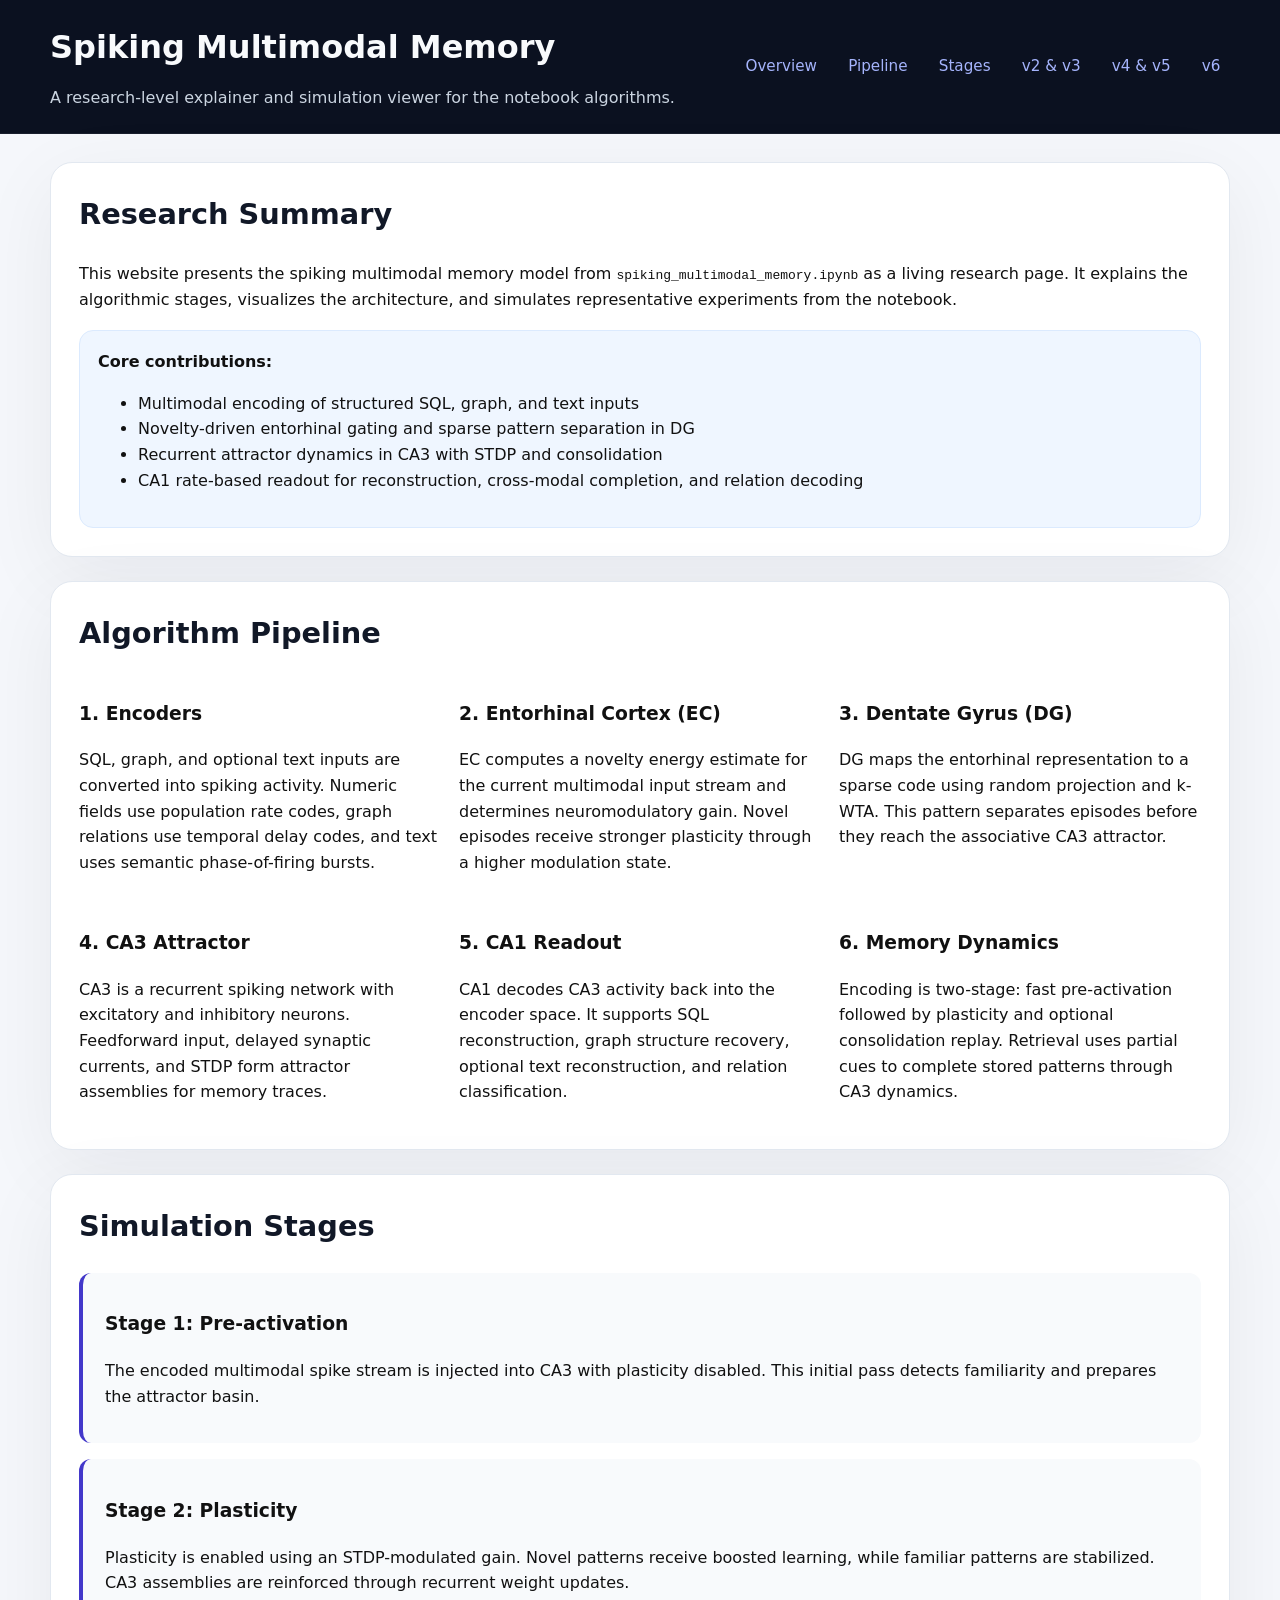
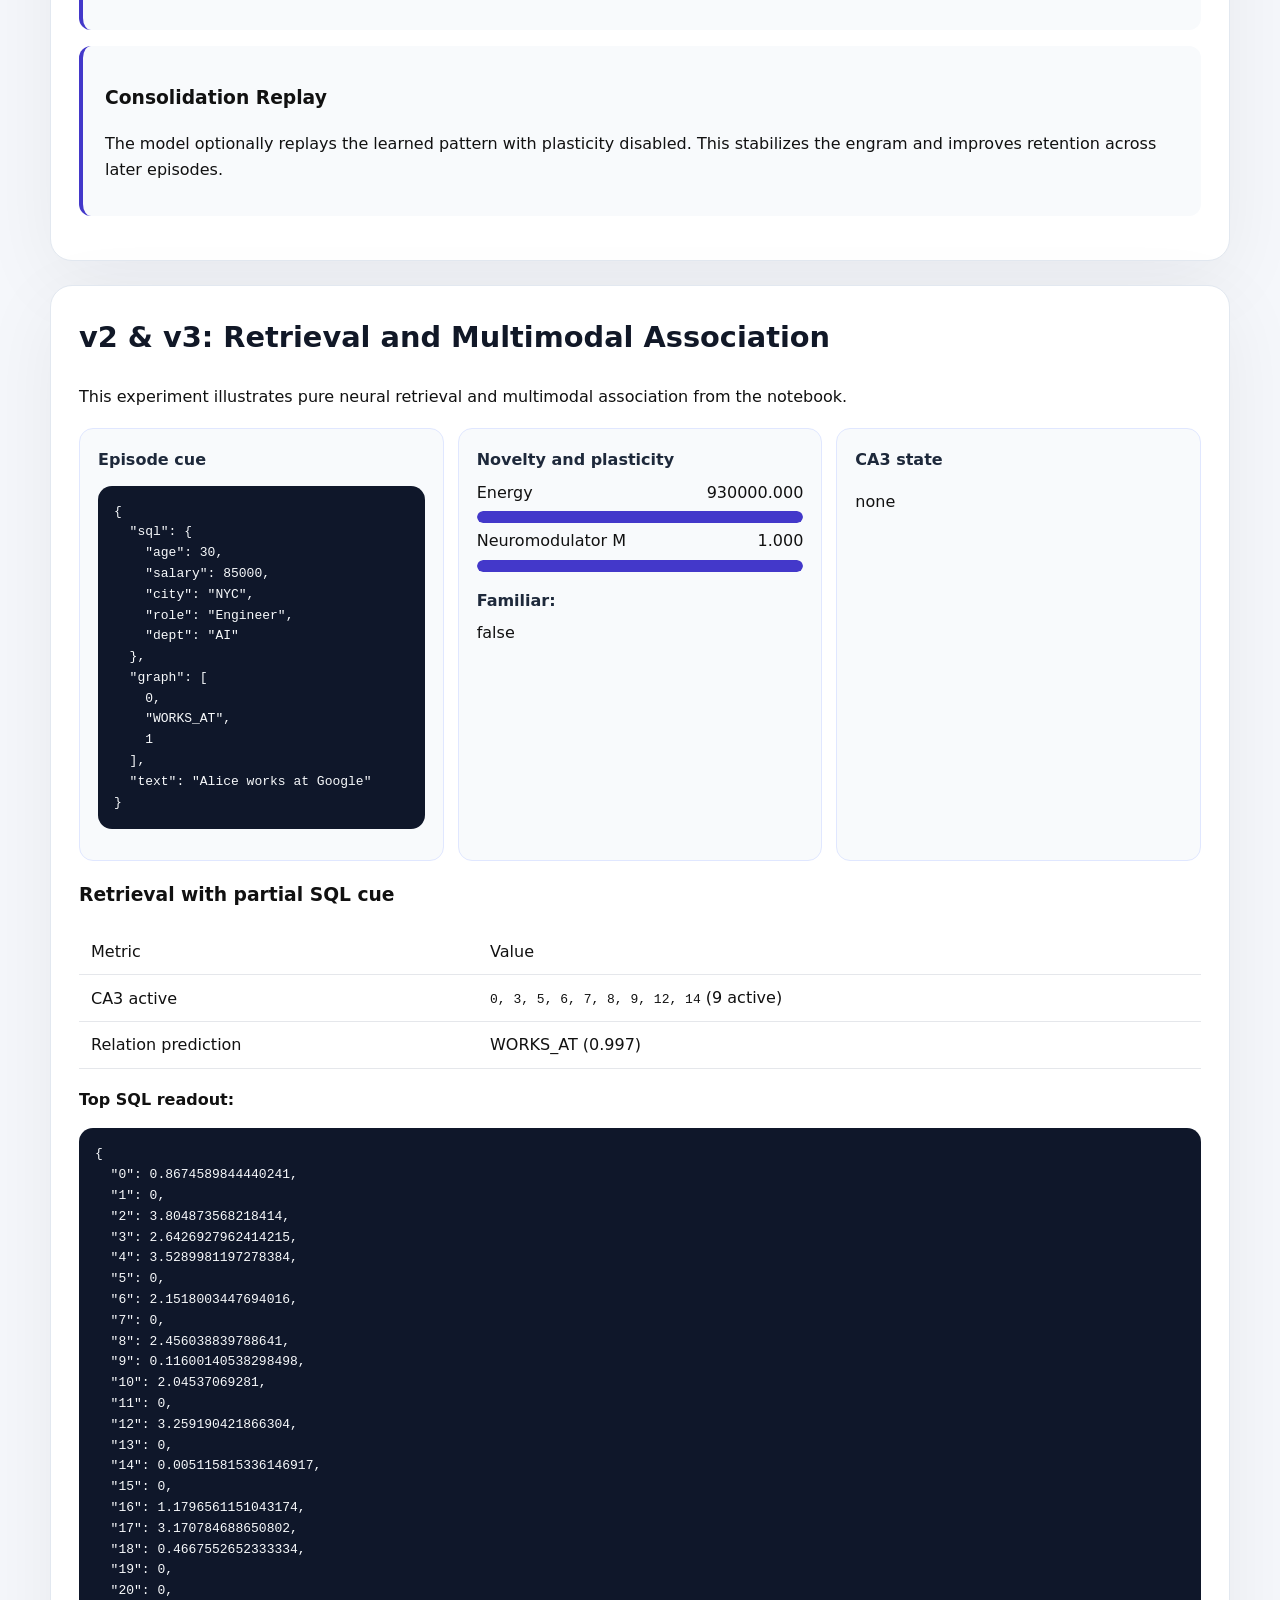
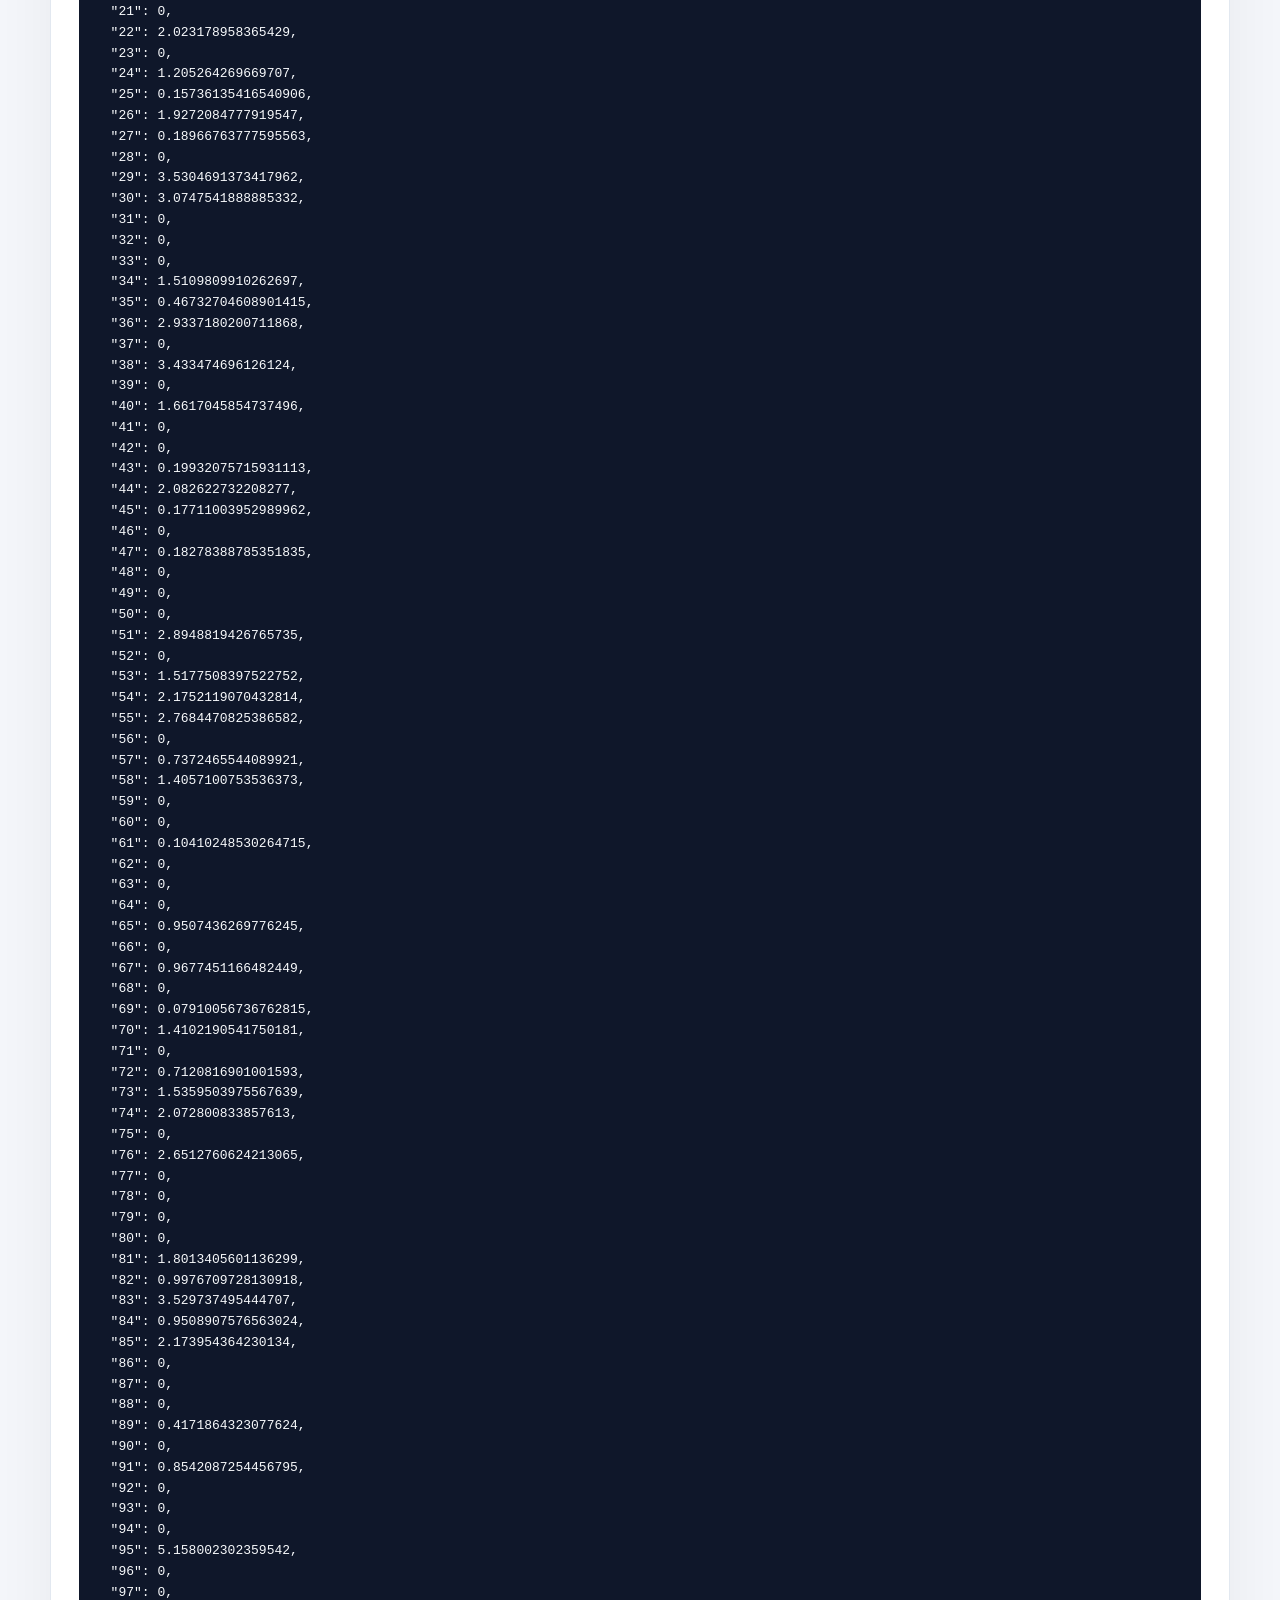
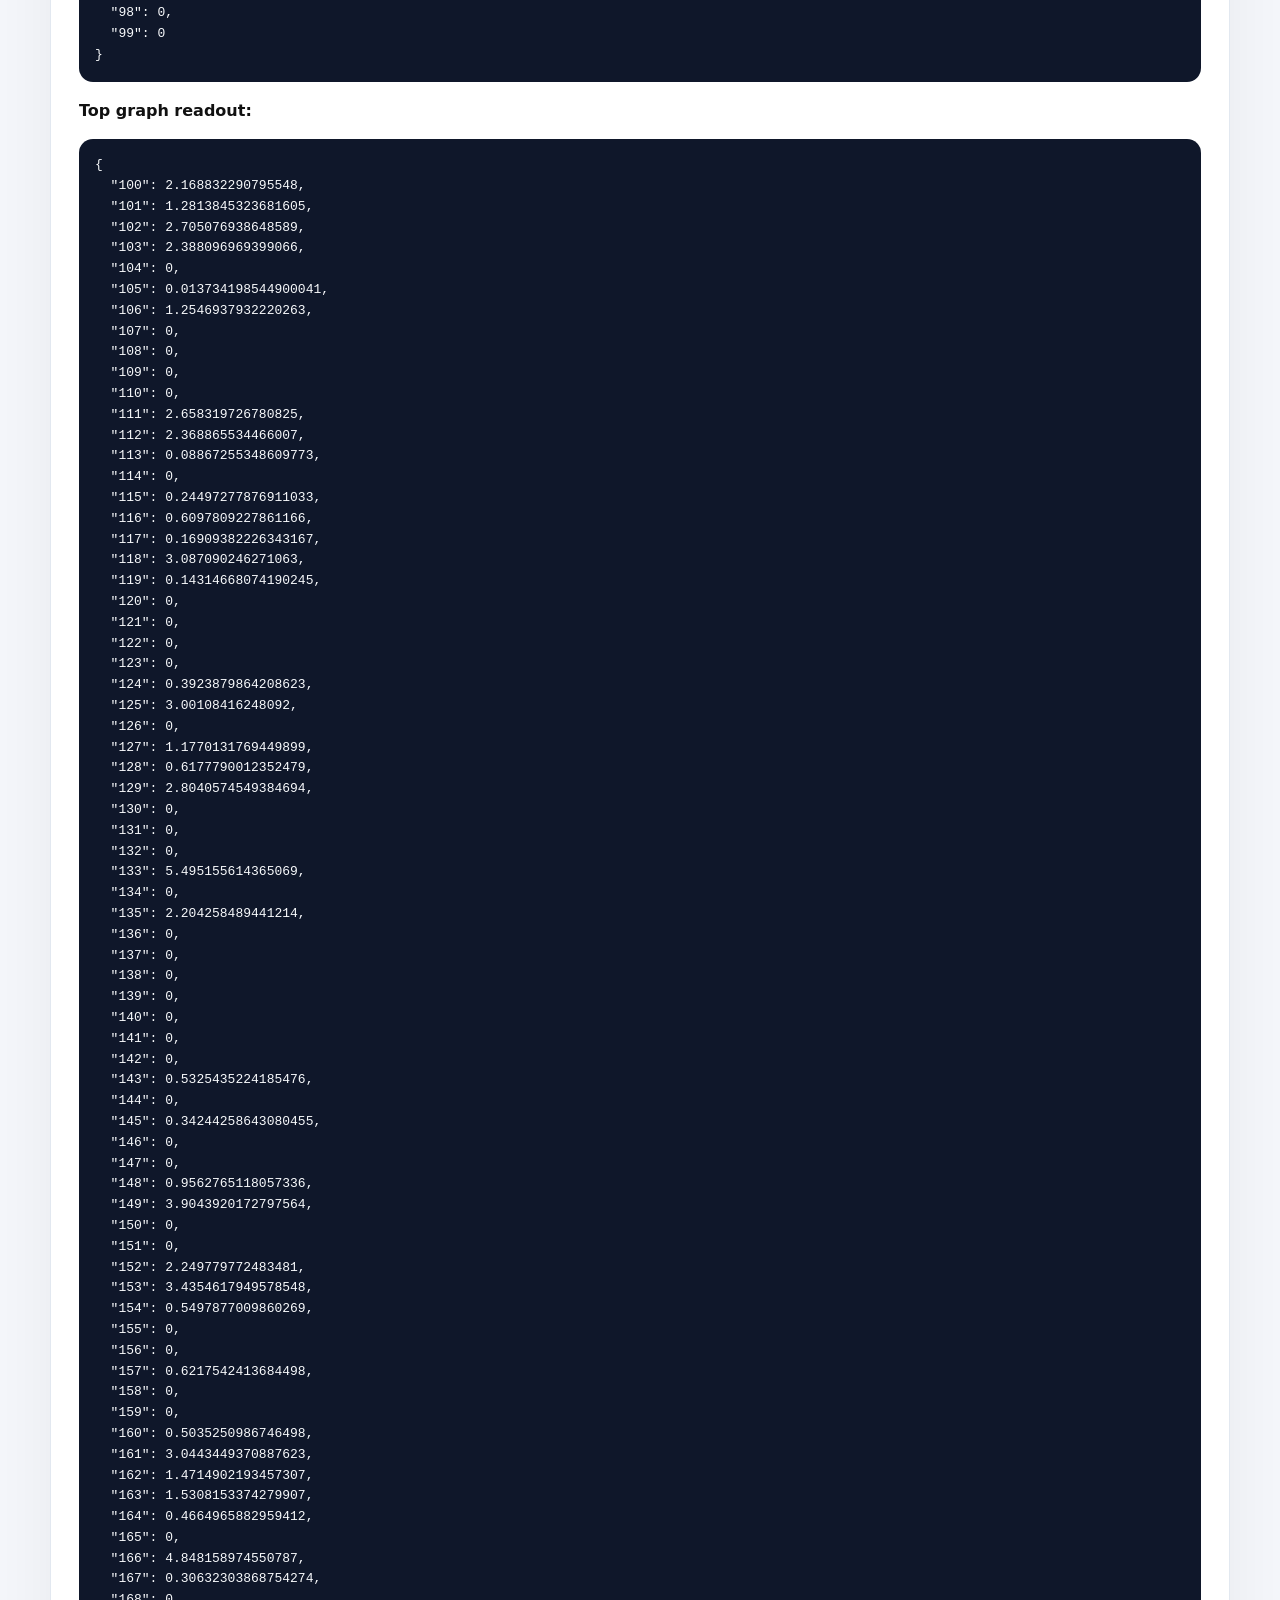
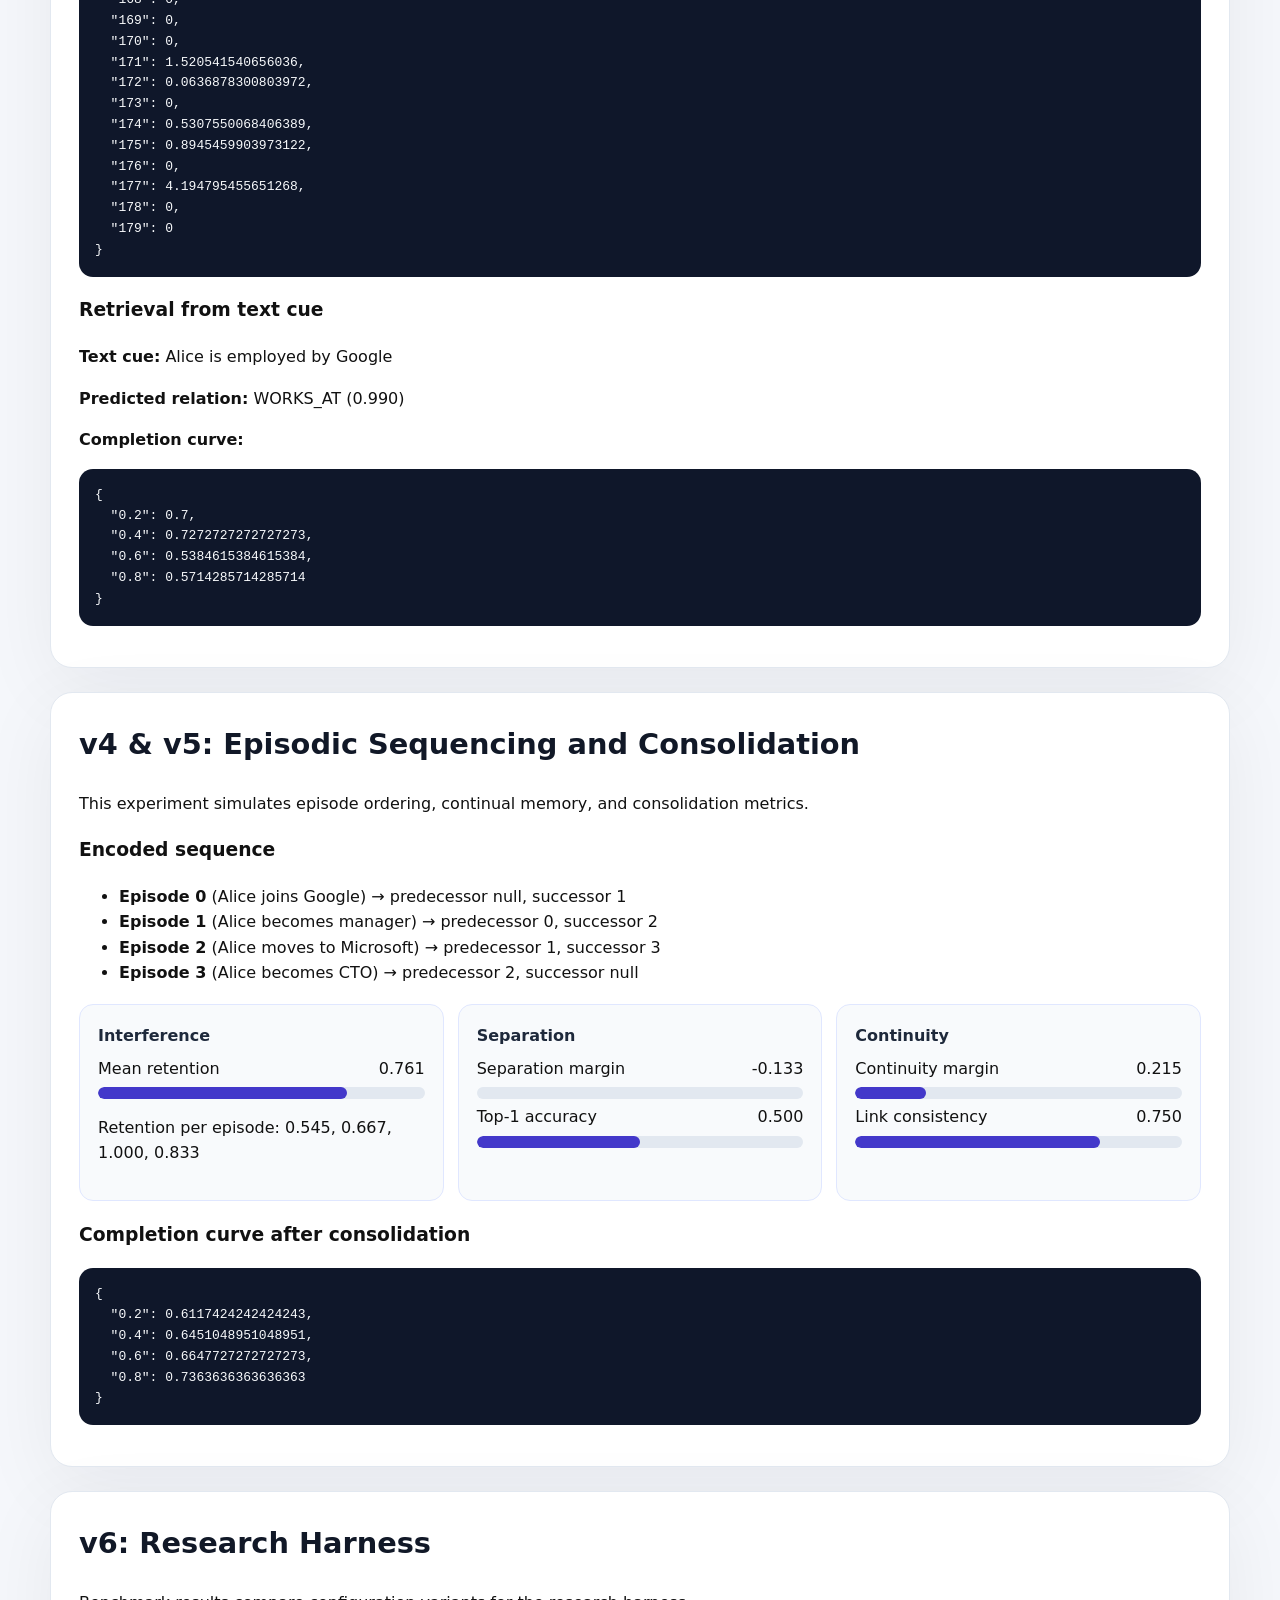
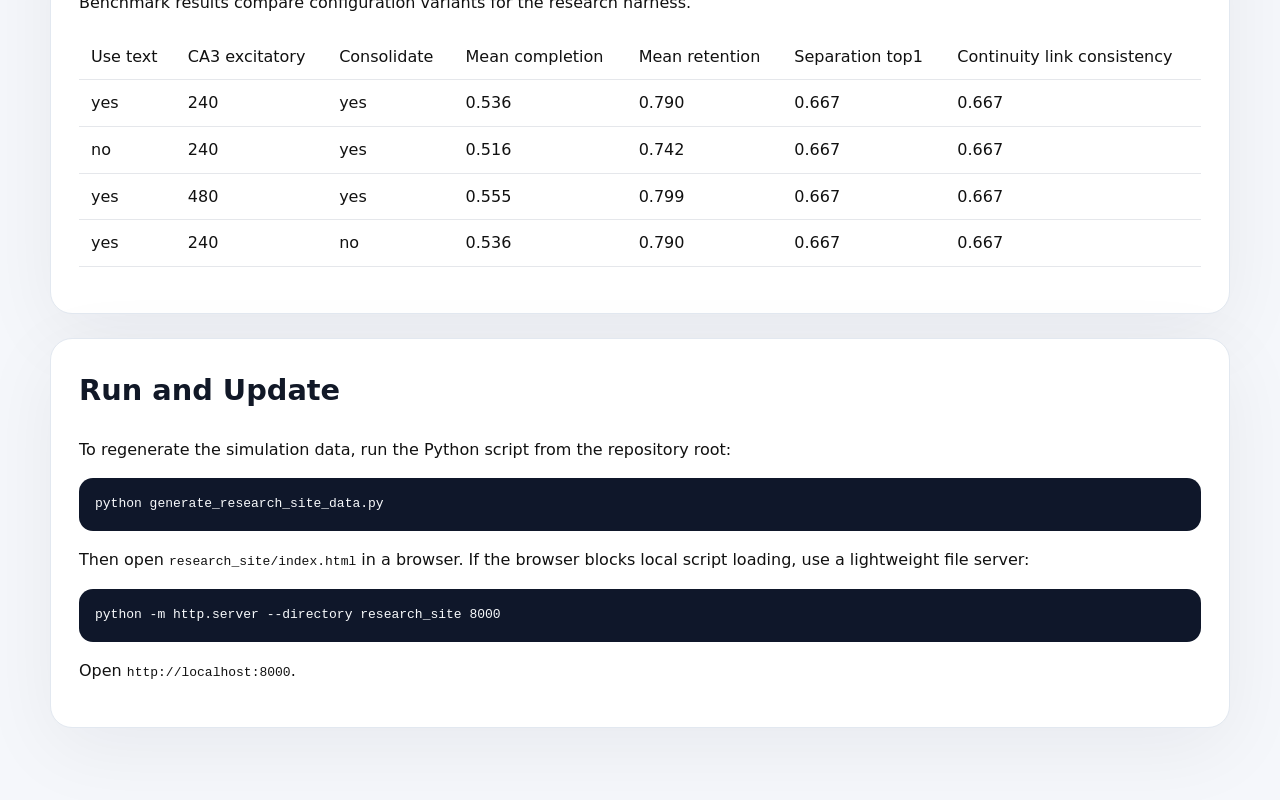
<file: web/index.html>
<!DOCTYPE html>
<html lang="en">
<head>
  <meta charset="UTF-8" />
  <meta name="viewport" content="width=device-width, initial-scale=1.0" />
  <title>Spiking Multimodal Memory Research</title>
  <link rel="stylesheet" href="style.css" />
</head>
<body>
  <header>
    <div class="header-inner">
      <div>
        <h1>Spiking Multimodal Memory</h1>
        <p>A research-level explainer and simulation viewer for the notebook algorithms.</p>
      </div>
      <nav>
        <a href="#overview">Overview</a>
        <a href="#pipeline">Pipeline</a>
        <a href="#stages">Stages</a>
        <a href="#v2v3">v2 &amp; v3</a>
        <a href="#v4v5">v4 &amp; v5</a>
        <a href="#v6">v6</a>
      </nav>
    </div>
  </header>

  <main>
    <section id="overview" class="panel">
      <h2>Research Summary</h2>
      <p>This website presents the spiking multimodal memory model from <code>spiking_multimodal_memory.ipynb</code> as a living research page. It explains the algorithmic stages, visualizes the architecture, and simulates representative experiments from the notebook.</p>
      <div class="callout">
        <strong>Core contributions:</strong>
        <ul>
          <li>Multimodal encoding of structured SQL, graph, and text inputs</li>
          <li>Novelty-driven entorhinal gating and sparse pattern separation in DG</li>
          <li>Recurrent attractor dynamics in CA3 with STDP and consolidation</li>
          <li>CA1 rate-based readout for reconstruction, cross-modal completion, and relation decoding</li>
        </ul>
      </div>
    </section>

    <section id="pipeline" class="panel">
      <h2>Algorithm Pipeline</h2>
      <div class="grid-3">
        <article>
          <h3>1. Encoders</h3>
          <p>SQL, graph, and optional text inputs are converted into spiking activity. Numeric fields use population rate codes, graph relations use temporal delay codes, and text uses semantic phase-of-firing bursts.</p>
        </article>
        <article>
          <h3>2. Entorhinal Cortex (EC)</h3>
          <p>EC computes a novelty energy estimate for the current multimodal input stream and determines neuromodulatory gain. Novel episodes receive stronger plasticity through a higher modulation state.</p>
        </article>
        <article>
          <h3>3. Dentate Gyrus (DG)</h3>
          <p>DG maps the entorhinal representation to a sparse code using random projection and k-WTA. This pattern separates episodes before they reach the associative CA3 attractor.</p>
      </div>
      <div class="grid-3">
        <article>
          <h3>4. CA3 Attractor</h3>
          <p>CA3 is a recurrent spiking network with excitatory and inhibitory neurons. Feedforward input, delayed synaptic currents, and STDP form attractor assemblies for memory traces.</p>
        </article>
        <article>
          <h3>5. CA1 Readout</h3>
          <p>CA1 decodes CA3 activity back into the encoder space. It supports SQL reconstruction, graph structure recovery, optional text reconstruction, and relation classification.</p>
        </article>
        <article>
          <h3>6. Memory Dynamics</h3>
          <p>Encoding is two-stage: fast pre-activation followed by plasticity and optional consolidation replay. Retrieval uses partial cues to complete stored patterns through CA3 dynamics.</p>
        </article>
      </div>
    </section>

    <section id="stages" class="panel">
      <h2>Simulation Stages</h2>
      <div class="stage-box">
        <h3>Stage 1: Pre-activation</h3>
        <p>The encoded multimodal spike stream is injected into CA3 with plasticity disabled. This initial pass detects familiarity and prepares the attractor basin.</p>
      </div>
      <div class="stage-box">
        <h3>Stage 2: Plasticity</h3>
        <p>Plasticity is enabled using an STDP-modulated gain. Novel patterns receive boosted learning, while familiar patterns are stabilized. CA3 assemblies are reinforced through recurrent weight updates.</p>
      </div>
      <div class="stage-box">
        <h3>Consolidation Replay</h3>
        <p>The model optionally replays the learned pattern with plasticity disabled. This stabilizes the engram and improves retention across later episodes.</p>
      </div>
    </section>

    <section id="v2v3" class="panel">
      <h2>v2 &amp; v3: Retrieval and Multimodal Association</h2>
      <div id="v2v3-content"></div>
    </section>

    <section id="v4v5" class="panel">
      <h2>v4 &amp; v5: Episodic Sequencing and Consolidation</h2>
      <div id="v4v5-content"></div>
    </section>

    <section id="v6" class="panel">
      <h2>v6: Research Harness</h2>
      <div id="v6-content"></div>
    </section>

    <section id="run-instructions" class="panel">
      <h2>Run and Update</h2>
      <p>To regenerate the simulation data, run the Python script from the repository root:</p>
      <pre><code>python generate_research_site_data.py</code></pre>
      <p>Then open <code>research_site/index.html</code> in a browser. If the browser blocks local script loading, use a lightweight file server:</p>
      <pre><code>python -m http.server --directory research_site 8000</code></pre>
      <p>Open <code>http://localhost:8000</code>.</p>
    </section>
  </main>

  <script src="data.js"></script>
  <script src="main.js"></script>
</body>
</html>
</file>
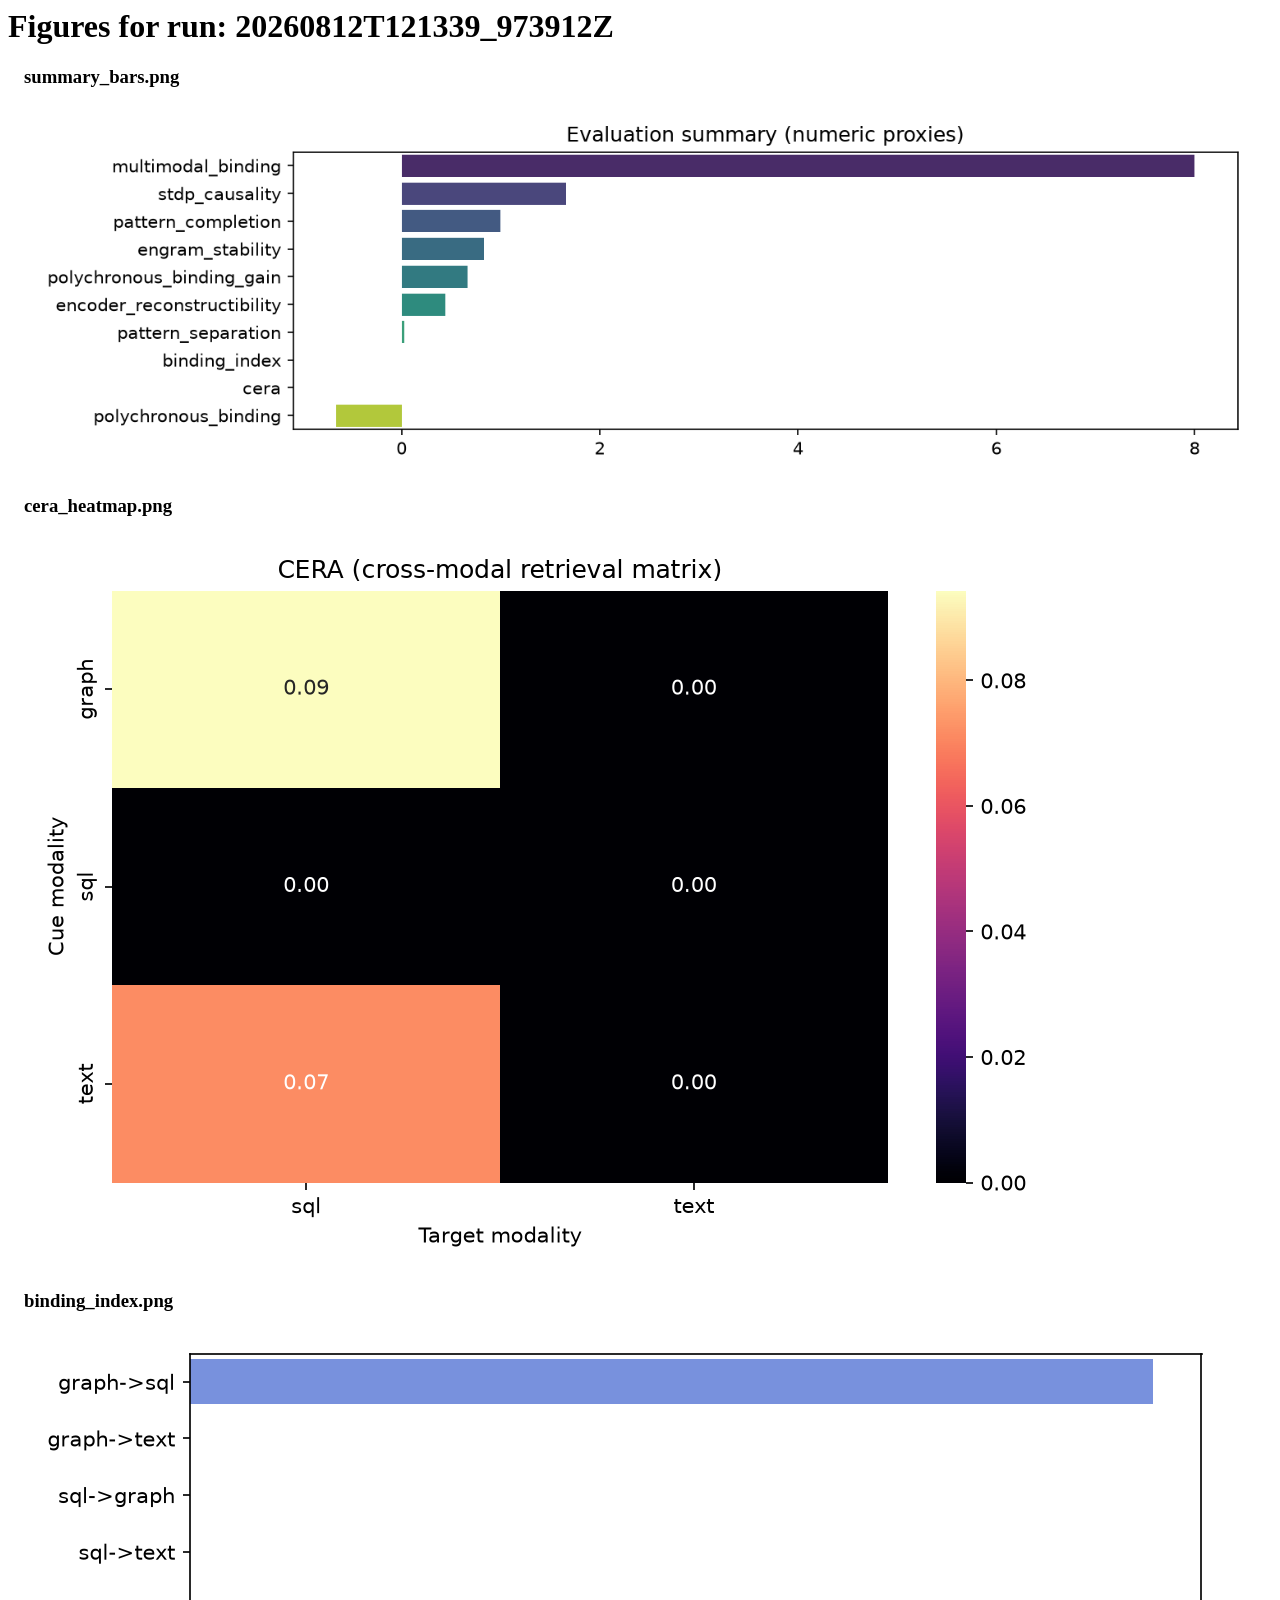
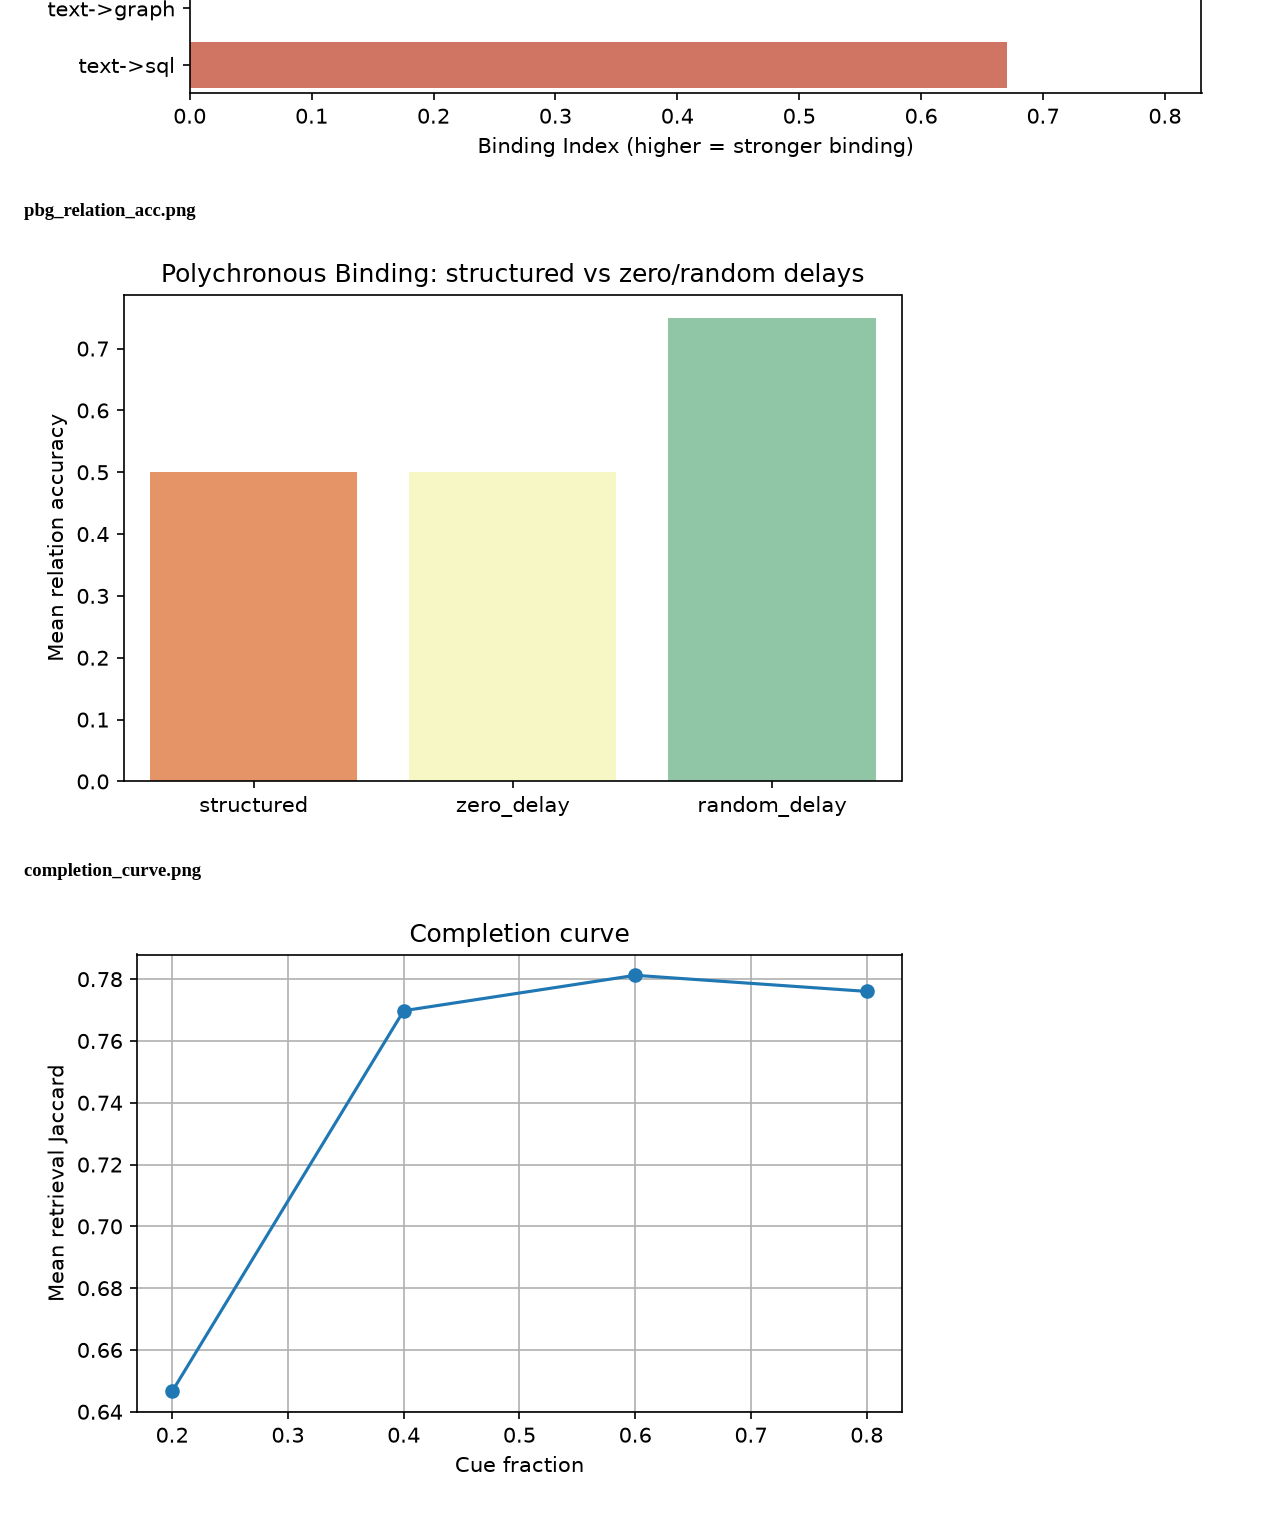
<file: outputs/eval_runs/20260812T121339_973912Z/figures/index.html>
<html><head><meta charset='utf-8'><title>Run Figures</title></head><body>
<h1>Figures for run: 20260812T121339_973912Z</h1>
<div style='margin:16px'><h3>summary_bars.png</h3><img src='summary_bars.png' style='max-width:100%'></div>
<div style='margin:16px'><h3>cera_heatmap.png</h3><img src='cera_heatmap.png' style='max-width:100%'></div>
<div style='margin:16px'><h3>binding_index.png</h3><img src='binding_index.png' style='max-width:100%'></div>
<div style='margin:16px'><h3>pbg_relation_acc.png</h3><img src='pbg_relation_acc.png' style='max-width:100%'></div>
<div style='margin:16px'><h3>completion_curve.png</h3><img src='completion_curve.png' style='max-width:100%'></div>
</body></html>
</file>
<file: web/style.css>
*:focus{outline:2px solid #005bb5;outline-offset:2px}
body{margin:0;font-family:Inter,system-ui, sans-serif;line-height:1.6;color:#111;background:#f5f7fb}
header{background:#0b1120;color:#f8fafc;padding:22px 24px;border-bottom:1px solid rgba(255,255,255,.06)}
.header-inner{display:grid;grid-template-columns:1fr auto;gap:24px;max-width:1180px;margin:0 auto}
header h1{margin:0;font-size:clamp(2rem,2.5vw,3rem)}
header p{margin:.75rem 0 0;color:#cbd5e1;max-width:44rem}
nav{display:flex;flex-wrap:wrap;gap:.75rem;align-items:center}
nav a{color:#a5b4fc;text-decoration:none;font-size:.95rem;padding:.35rem .6rem;border-radius:999px;transition:.2s background}
nav a:hover{background:rgba(165,180,252,.12);color:#fff}
main{max-width:1180px;margin:0 auto;padding:28px 24px 48px}
.panel{background:#fff;border:1px solid #e2e8f0;border-radius:22px;padding:28px;box-shadow:0 20px 80px rgba(15,23,42,.06);margin-bottom:24px}
.panel h2{margin-top:0;font-size:1.8rem;color:#111827}
.grid-3{display:grid;grid-template-columns:repeat(auto-fit,minmax(240px,1fr));gap:18px;margin-top:18px}
.stage-box{border-left:4px solid #4338ca;padding:18px 18px 18px 22px;margin-bottom:16px;background:#f8fafc;border-radius:12px}
.callout{background:#eff6ff;border:1px solid #dbeafe;border-radius:14px;padding:18px;margin-top:18px}
.code-block, pre{background:#0f172a;color:#f8fafc;border-radius:14px;padding:16px;overflow:auto}
table{width:100%;border-collapse:collapse;margin:18px 0}
th,td{padding:10px 12px;text-align:left;border-bottom:1px solid #e5e7eb}
th{background:#eef2ff;font-weight:700}
.metric-grid{display:grid;grid-template-columns:repeat(auto-fit,minmax(220px,1fr));gap:14px;margin-top:18px}
.metric-card{background:#f8fafc;border:1px solid #e0e7ff;border-radius:14px;padding:18px}
.metric-card strong{display:block;margin-bottom:.45rem;color:#1e293b}
.bar-row{display:grid;grid-template-columns:1fr auto;align-items:center;gap:12px;margin:.35rem 0}
.bar-track{height:12px;background:#e2e8f0;border-radius:999px;overflow:hidden}
.bar-fill{height:100%;background:#4338ca;border-radius:999px}
button{border:none;background:#4338ca;color:#fff;padding:.8rem 1.1rem;border-radius:999px;cursor:pointer;font-weight:600;transition:.2s background}
button:hover{background:#3730a3}
@media(max-width:720px){.header-inner{grid-template-columns:1fr};nav{justify-content:flex-start}}
</file>
